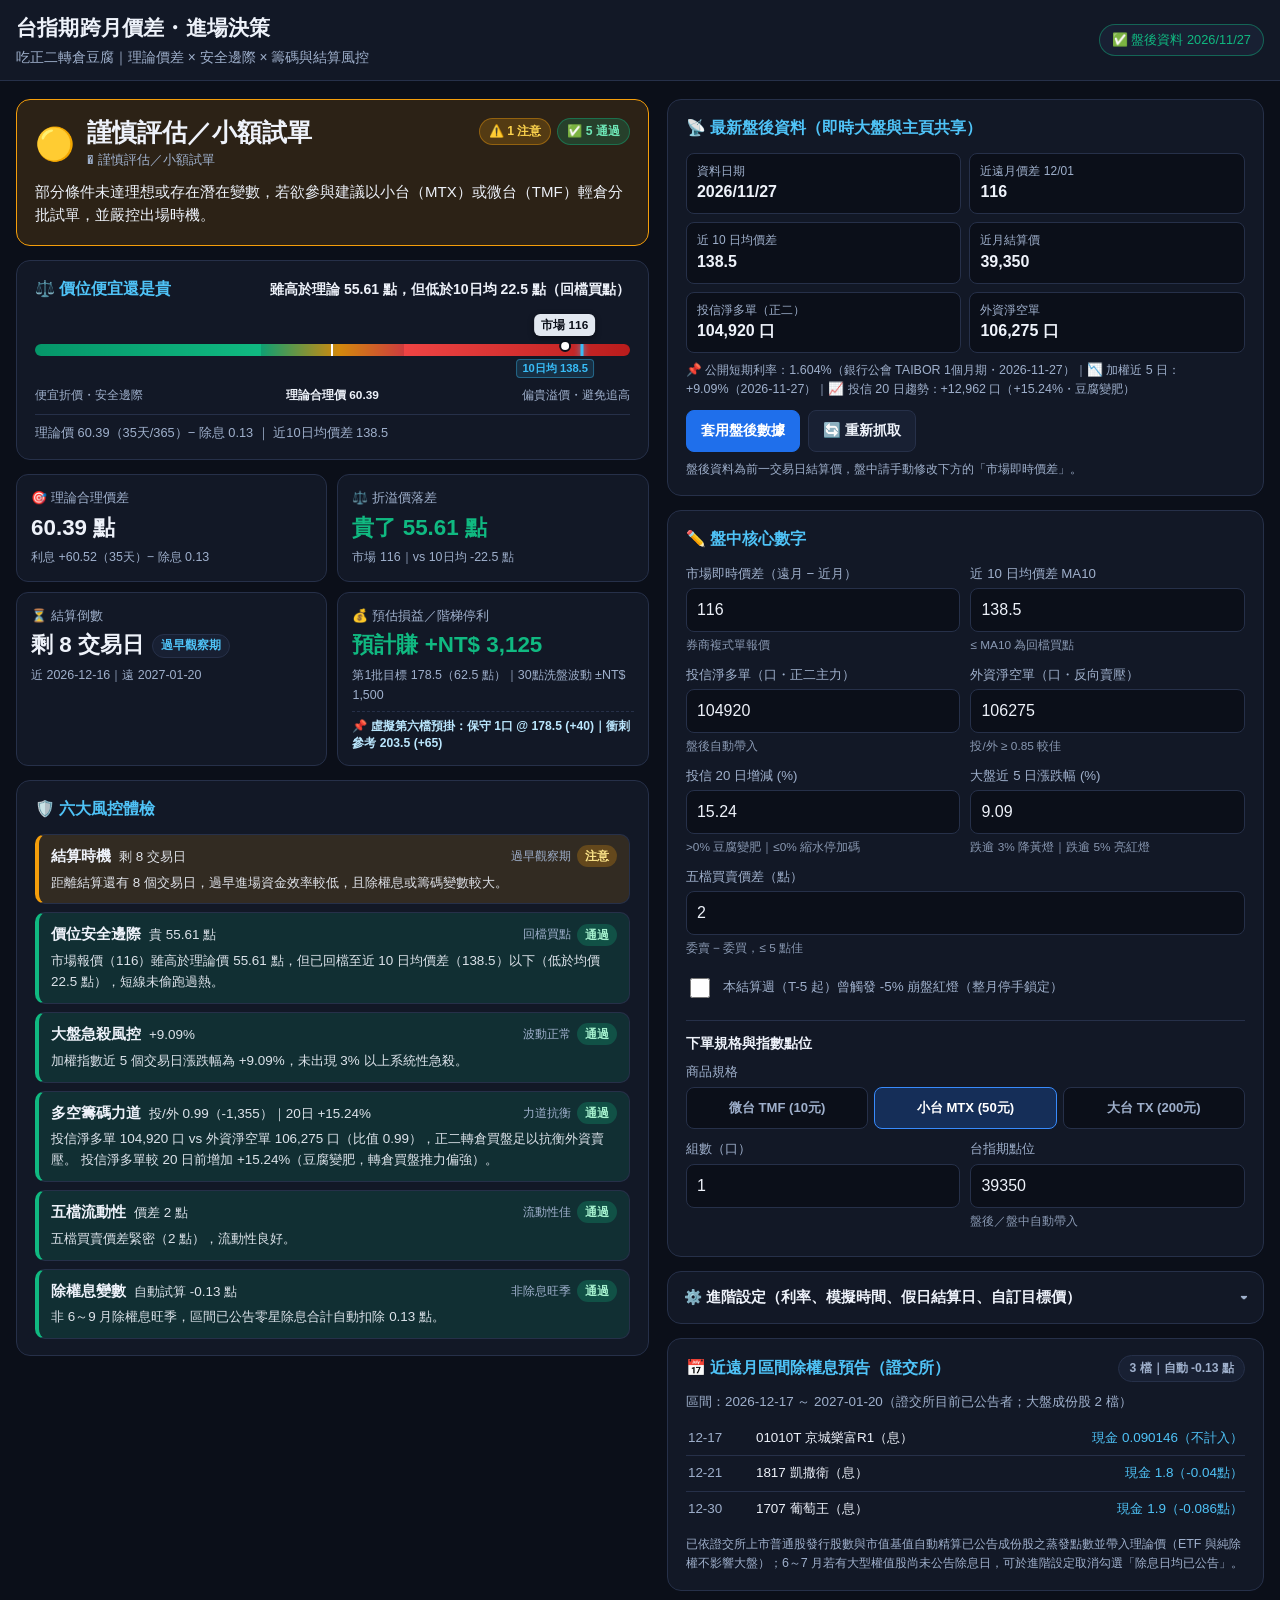
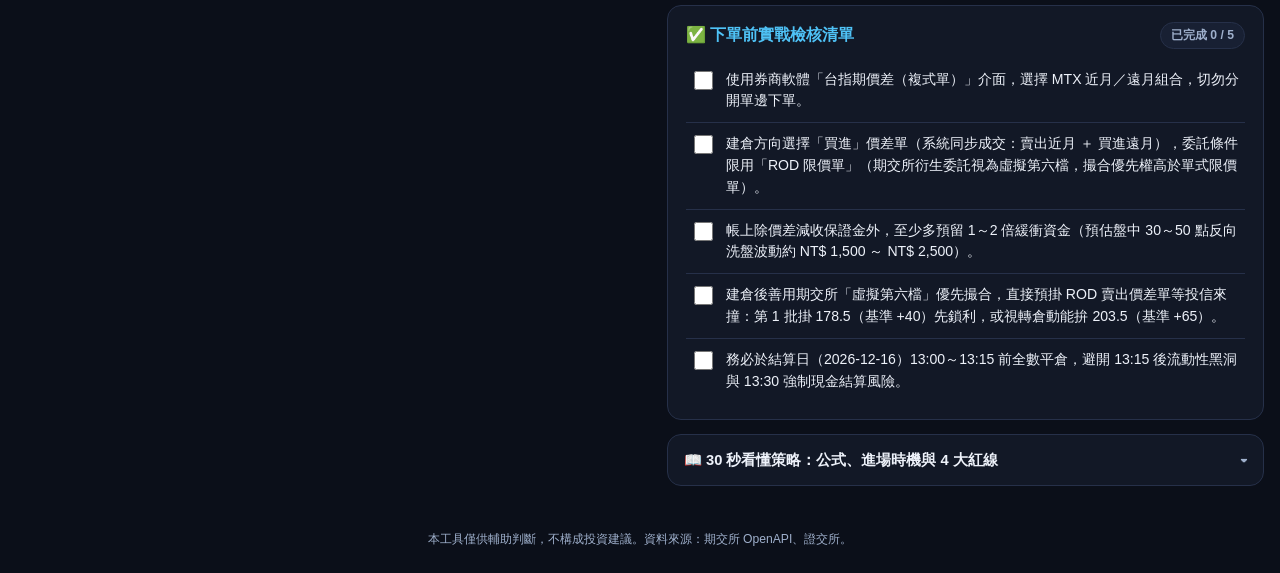
<file: calendar-spread/index.html>
<!DOCTYPE html>
<html lang="zh-TW">
<head>
  <meta charset="UTF-8" />
  <meta name="viewport" content="width=device-width, initial-scale=1.0, viewport-fit=cover" />
  <title>台指期跨月價差 | 進場決策工具</title>
  <link rel="icon" type="image/png" sizes="192x192" href="assets/icon-192.png?v=15" />
  <link rel="apple-touch-icon" sizes="180x180" href="assets/apple-touch-icon.png?v=15" />
  <link rel="manifest" href="manifest.json?v=15" />
  <meta name="theme-color" content="#121826" />
  <meta name="apple-mobile-web-app-capable" content="yes" />
  <meta name="mobile-web-app-capable" content="yes" />
  <meta name="apple-mobile-web-app-status-bar-style" content="black-translucent" />
  <meta name="apple-mobile-web-app-title" content="跨月價差" />
  <meta property="og:title" content="台指期跨月價差（吃正二轉倉豆腐）進場決策工具" />
  <link rel="stylesheet" href="index.css?v=15" />
</head>
<body>
  <header class="app-header">
    <div class="header-inner">
      <div>
        <h1>台指期跨月價差・進場決策</h1>
        <p class="subtitle">吃正二轉倉豆腐｜理論價差 × 安全邊際 × 籌碼與結算風控</p>
      </div>
      <div class="data-status" id="data-status">盤後資料載入中...</div>
    </div>
  </header>

  <nav class="mobile-sticky" aria-label="手機即時狀態與快速導覽">
    <a href="#sec-signal" class="live-mini-bar" id="live-mini-bar">
      <span id="mini-signal-text">計算中...</span>
      <span class="mini-jump">看結論 ↑</span>
    </a>
    <div class="quick-nav">
      <a href="#sec-signal">🚦 結論</a>
      <a href="#sec-inputs">✏️ 輸入</a>
      <a href="#sec-factors">🛡️ 體檢</a>
      <a href="#sec-exdiv">📅 除息</a>
      <a href="#sec-checklist">✅ 清單</a>
    </div>
  </nav>

  <main class="layout">
    <!-- 左側（手機最上方）：結論儀表板 -->
    <section class="col results" id="sec-signal">
      <div id="signal-banner" class="signal-banner">
        <div class="hero-top">
          <div class="hero-verdict">
            <span class="hero-dot" id="signal-dot" aria-hidden="true">🔴</span>
            <div>
              <div class="hero-title" id="signal-short">計算中...</div>
              <div class="hero-sub-badge" id="signal-label">評估中</div>
            </div>
          </div>
          <div class="hero-counts" id="hero-counts"></div>
        </div>
        <div class="signal-desc" id="action-summary"></div>
        <div id="scale-up-banner" class="scale-up-banner hidden"></div>
      </div>

      <!-- 視覺化價差溫度計 -->
      <div class="card gauge-card">
        <div class="gauge-header">
          <h2>⚖️ 價位便宜還是貴</h2>
          <span class="gauge-plain" id="gauge-plain">--</span>
        </div>
        <div class="gauge-wrap">
          <div class="gauge-pin" id="gauge-pin" style="left: 50%;">
            <span class="gauge-pin-label" id="gauge-pin-label">市場 --</span>
            <span class="gauge-pin-dot"></span>
          </div>
          <div class="gauge-track">
            <div class="gauge-zone cheap"></div>
            <div class="gauge-zone fair"></div>
            <div class="gauge-zone pricey"></div>
            <div class="gauge-center-tick"></div>
            <div class="gauge-ma10-tick hidden" id="gauge-ma10-tick"></div>
          </div>
          <div class="gauge-ma10-row hidden" id="gauge-ma10-row">
            <span class="gauge-ma10-tag" id="gauge-ma10-tag">10日均 --</span>
          </div>
          <div class="gauge-scale">
            <span class="g-left">便宜折價・安全邊際</span>
            <span class="g-mid" id="gauge-mid-label">理論合理價 --</span>
            <span class="g-right">偏貴溢價・避免追高</span>
          </div>
        </div>
        <div class="gauge-formula" id="gauge-formula">理論價 -- = 資金利息 -- − 預計除息 --</div>
      </div>

      <!-- 4 張重點指標卡 -->
      <div class="metrics">
        <div class="metric">
          <div class="m-label">🎯 理論合理價差</div>
          <div class="m-value" id="m-theory">--</div>
          <div class="m-sub" id="m-theory-sub">--</div>
        </div>
        <div class="metric">
          <div class="m-label">⚖️ 折溢價落差</div>
          <div class="m-value" id="m-disc">--</div>
          <div class="m-sub" id="m-disc-sub">--</div>
        </div>
        <div class="metric">
          <div class="m-label">⏳ 結算倒數</div>
          <div class="m-value-row">
            <span class="m-value" id="m-days">--</span>
            <span class="phase-pill" id="m-phase">--</span>
          </div>
          <div class="m-sub" id="m-days-sub">--</div>
        </div>
        <div class="metric">
          <div class="m-label">💰 預估損益／階梯停利</div>
          <div class="m-value" id="m-profit">--</div>
          <div class="m-sub" id="m-profit-sub">--</div>
          <div class="m-ladder hidden" id="m-profit-ladder"></div>
        </div>
      </div>

      <!-- 六大風控體檢表 -->
      <div class="card" id="sec-factors">
        <h2>🛡️ 六大風控體檢</h2>
        <div id="checks-list" class="checks-list"></div>
      </div>
    </section>

    <!-- 右側（手機下方）：輸入與操作區 -->
    <section class="col inputs" id="sec-inputs">
      <div id="sim-banner" class="sim-banner hidden">
        <span id="sim-banner-text">🧪 目前為模擬情境</span>
        <button type="button" class="btn-sim-exit" id="btn-exit-sim">切回今日實況</button>
      </div>

      <div class="card market-card">
        <h2>📡 最新盤後資料（即時大盤與主頁共享）</h2>
        <div id="market-summary" class="market-summary muted">載入中...</div>
        <div id="market-rate-line" class="hint"></div>
        <div class="btn-row">
          <button type="button" class="btn primary" id="btn-apply-market">套用盤後數據</button>
          <button type="button" class="btn" id="btn-refresh-market">🔄 重新抓取</button>
        </div>
        <p class="hint">盤後資料為前一交易日結算價，盤中請手動修改下方的「市場即時價差」。</p>
      </div>

      <form id="eval-form" onsubmit="event.preventDefault();">
        <div class="card">
          <h2>✏️ 盤中核心數字</h2>
          <div class="row">
            <label>市場即時價差（遠月 − 近月）
              <input type="number" inputmode="decimal" id="marketSpread" step="1" />
              <span class="field-tip">券商複式單報價</span>
            </label>
            <label>近 10 日均價差 MA10
              <input type="number" inputmode="decimal" id="ma10Spread" step="0.1" placeholder="選填" />
              <span class="field-tip">≤ MA10 為回檔買點</span>
            </label>
          </div>
          <div class="row">
            <label>投信淨多單（口・正二主力）
              <input type="number" inputmode="numeric" id="trustNetLong" step="500" placeholder="選填" />
              <span class="field-tip">盤後自動帶入</span>
            </label>
            <label>外資淨空單（口・反向賣壓）
              <input type="number" inputmode="numeric" id="foreignNetShort" step="500" />
              <span class="field-tip">投/外 ≥ 0.85 較佳</span>
            </label>
          </div>
          <div class="row">
            <label>投信 20 日增減 (%)
              <input type="number" inputmode="decimal" id="trustChange20dPct" step="0.1" placeholder="選填" />
              <span class="field-tip">&gt;0% 豆腐變肥｜≤0% 縮水停加碼</span>
            </label>
            <label>大盤近 5 日漲跌幅 (%)
              <input type="number" inputmode="decimal" id="taiex5dChangePct" step="0.1" placeholder="選填" />
              <span class="field-tip">跌逾 3% 降黃燈｜跌逾 5% 亮紅燈</span>
            </label>
          </div>
          <div class="field-single">
            <label>五檔買賣價差（點）
              <input type="number" inputmode="decimal" id="bidAskGap" step="1" min="0" />
              <span class="field-tip">委賣 − 委買，≤ 5 點佳</span>
            </label>
          </div>
          <label class="check crash-lock-check">
            <input type="checkbox" id="crashWeekLocked" />
            <span>本結算週（T-5 起）曾觸發 -5% 崩盤紅燈（整月停手鎖定）</span>
          </label>

          <div class="divider"></div>
          <div class="sub-heading">下單規格與指數點位</div>
          <div class="seg-wrap">
            <span class="seg-label">商品規格</span>
            <div class="seg-group" role="group" aria-label="商品規格">
              <button type="button" class="seg-btn" data-contract="TMF">微台 TMF (10元)</button>
              <button type="button" class="seg-btn active" data-contract="MTX">小台 MTX (50元)</button>
              <button type="button" class="seg-btn" data-contract="TX">大台 TX (200元)</button>
            </div>
            <select id="contractType" class="visually-hidden" aria-hidden="true" tabindex="-1">
              <option value="TMF">微台 TMF</option>
              <option value="MTX" selected>小台 MTX</option>
              <option value="TX">大台 TX</option>
            </select>
          </div>
          <div class="row">
            <label>組數（口）
              <input type="number" inputmode="numeric" id="contracts" min="1" />
            </label>
            <label>台指期點位
              <input type="number" inputmode="decimal" id="indexLevel" step="10" />
              <span class="field-tip">盤後／盤中自動帶入</span>
            </label>
          </div>
          <div id="size-cut-note" class="size-cut-note hidden"></div>
        </div>

        <details class="card collapsible" id="advanced-panel">
          <summary class="collapse-summary">
            <span>⚙️ 進階設定（利率、模擬時間、假日結算日、自訂目標價）</span>
            <span id="adv-badge" class="adv-badge hidden">已自訂</span>
          </summary>
          <div class="collapse-body">
            <div class="row stack-sm">
              <label>評估時間（空白＝現在）
                <input type="datetime-local" id="evalDatetime" />
              </label>
              <label>近月結算日覆寫（遇假日）
                <input type="date" id="nearSettlementOverride" />
              </label>
            </div>
            <div class="row">
              <label>無風險年利率 (%)
                <input type="number" inputmode="decimal" id="annualRatePct" step="0.001" />
              </label>
              <label>自訂目標平倉價差
                <input type="number" inputmode="decimal" id="targetExitSpread" step="1" placeholder="預設階梯 +40/+65" />
              </label>
            </div>
            <label class="check">
              <input type="checkbox" id="exDivDatesConfirmed" />
              <span>主要權值股除息日均已公告（非除權息季保持勾選）</span>
            </label>
          </div>
        </details>
      </form>

      <div class="card" id="sec-exdiv">
        <div class="card-title-row">
          <h2>📅 近遠月區間除權息預告（證交所）</h2>
          <span class="count-pill" id="exdiv-count">-- 檔</span>
        </div>
        <div id="exdiv-window" class="muted"></div>
        <div id="exdiv-list" class="exdiv-list"></div>
        <p class="hint">已依證交所上市普通股發行股數與市值基值自動精算已公告成份股之蒸發點數並帶入理論價（ETF 與純除權不影響大盤）；6～7 月若有大型權值股尚未公告除息日，可於進階設定取消勾選「除息日均已公告」。</p>
      </div>

      <div class="card" id="sec-checklist">
        <div class="card-title-row">
          <h2>✅ 下單前實戰檢核清單</h2>
          <span class="count-pill" id="checklist-progress">已完成 0 / 5</span>
        </div>
        <ul id="checklist" class="checklist"></ul>
      </div>

      <details class="card collapsible guide-card">
        <summary class="collapse-summary">
          <span>📖 30 秒看懂策略：公式、進場時機與 4 大紅線</span>
        </summary>
        <div class="collapse-body guide-body">
          <p><strong>1. 雙軌價位判斷（理論價 ＋ 近 10 日均價差）</strong><br />
            <code>理論跨月價差 = 資金成本（指數 × 年利率 × 結算間隔天數 ÷ 365） − 區間預計除息點數</code><br />
            • <strong>價值折價買點</strong>：報價低於理論價，具絕對安全邊際。<br />
            • <strong>回檔買點</strong>：正價差常態下若壓回至「近 10 日均價差（MA10）」以下，代表短線沒追高，也屬於安全卡位區。
          </p>
          <p><strong>2. 多空籌碼、投信 20 日趨勢、除權降口與超值加碼</strong><br />
            ETF（正二＋高息 ETF）轉倉主力反映在「投信淨多單」，當 <strong>投信淨多 ÷ 外資淨空 ≥ 0.85</strong> 時買盤足以抗衡；系統同步追蹤<strong>投信淨多單較 20 日前增減</strong>（變肥＝推力強；縮水＝暫停 2 倍加碼）。於 <strong>6～7 月或預計除息 ≥ 150 點高峰</strong> 自動建議口數減半。綠燈、投信未縮水且報價壓回 <strong>≤ min(理論價, MA10)</strong> 時提醒可放大 <strong>2 倍口數</strong>（除權高峰仍維持減半上限，最多回到原設定口數）。
          </p>
          <p><strong>3. 期交所「虛擬第六檔」階梯預掛停利</strong><br />
            台指期跨月價差 ROD 限價單會轉為單式盤口的「最佳衍生一檔（虛擬第六檔）」，<strong>撮合優先權高於一般單式限價單</strong>。建倉後建議直接以基準價（<code>max(理論價, MA10)</code>）預掛階梯 ROD 賣單等投信轉倉來撞：<strong>第 1 批 +40 點</strong>先鎖利、<strong>第 2 批 +65 點</strong>（或結算日 13:15 前平倉）。
          </p>
          <p><strong>4. 絕對不能碰的 4 個風控紅線</strong><br />
            ① <strong>結算日 13:15 後</strong>：五檔稀疏滑價大，13:30 未平倉會留下純遠月多單裸露風險。<br />
            ② <strong>短線過熱追高</strong>：同時高於理論價且超漲近 10 日均價差（超過動態過熱上限），或<strong>五檔跳空 ≥ 15 點</strong>。<br />
            ③ <strong>外資籌碼壓制</strong>：投信買盤顯著不敵外資空單且缺乏折價保護。<br />
            ④ <strong>大盤近 5 日急殺與崩盤月鎖定</strong>：加權指數近 5 日跌逾 <strong>3%</strong> 自動降為黃燈警戒、跌逾 <strong>5%</strong> 直接亮紅燈，且<strong>本結算週（T-5 起）曾觸發 -5% 紅燈</strong>即整月鎖定停手，避免股災短暫反彈後回頭接刀。
          </p>
        </div>
      </details>
    </section>
  </main>

  <footer class="footer">本工具僅供輔助判斷，不構成投資建議。資料來源：期交所 OpenAPI、證交所。</footer>

  <script src="engine.js?v=15"></script>
  <script src="app.js?v=17"></script>
</body>
</html>
</file>
<file: calendar-spread/index.css>
:root {
  --bg: #0b0f19;
  --panel: #121826;
  --panel-2: #182033;
  --border: #263049;
  --text: #eef2fa;
  --muted: #9fb0cc;
  --accent: #4fc3f7;
  --green: #10b981;
  --yellow: #f59e0b;
  --red: #ef4444;
  --green-bg: rgba(16, 185, 129, 0.14);
  --yellow-bg: rgba(245, 158, 11, 0.14);
  --red-bg: rgba(239, 68, 68, 0.15);
}

* { box-sizing: border-box; }
html { scroll-behavior: smooth; scroll-padding-top: 112px; }

body {
  margin: 0;
  background: var(--bg);
  color: var(--text);
  font-family: -apple-system, BlinkMacSystemFont, "Segoe UI", "PingFang TC", "Noto Sans TC", "Microsoft JhengHei", sans-serif;
  line-height: 1.55;
  -webkit-text-size-adjust: 100%;
  font-variant-numeric: tabular-nums;
}

.visually-hidden {
  position: absolute;
  width: 1px;
  height: 1px;
  overflow: hidden;
  clip: rect(0, 0, 0, 0);
  white-space: nowrap;
}

.hidden { display: none !important; }

/* Header */
.app-header {
  background: var(--panel);
  border-bottom: 1px solid var(--border);
  padding: calc(12px + env(safe-area-inset-top)) 16px 12px;
}
.header-inner {
  max-width: 1280px;
  margin: 0 auto;
  display: flex;
  justify-content: space-between;
  align-items: center;
  gap: 12px;
  flex-wrap: wrap;
}
.app-header h1 { margin: 0; font-size: 1.32rem; letter-spacing: 0.01em; }
.subtitle { margin: 2px 0 0; color: var(--muted); font-size: 0.86rem; }
.data-status {
  font-size: 0.8rem;
  color: var(--muted);
  background: var(--panel-2);
  border: 1px solid var(--border);
  border-radius: 999px;
  padding: 5px 12px;
}
.data-status.ok { color: var(--green); border-color: rgba(16,185,129,.45); }
.data-status.err { color: var(--yellow); border-color: rgba(245,158,11,.45); }

/* Mobile sticky bar (<= 900px) */
.mobile-sticky {
  display: none;
  position: sticky;
  top: 0;
  z-index: 30;
  background: rgba(11, 15, 25, 0.96);
  backdrop-filter: blur(8px);
  border-bottom: 1px solid var(--border);
}
.live-mini-bar {
  display: flex;
  justify-content: space-between;
  align-items: center;
  gap: 8px;
  padding: 7px 12px;
  font-size: 0.83rem;
  font-weight: 600;
  color: var(--text);
  text-decoration: none;
  border-bottom: 1px solid rgba(38, 48, 73, 0.7);
}
.live-mini-bar.sig-green { background: rgba(16, 185, 129, 0.16); color: #6ee7b7; }
.live-mini-bar.sig-yellow { background: rgba(245, 158, 11, 0.16); color: #fcd34d; }
.live-mini-bar.sig-red { background: rgba(239, 68, 68, 0.17); color: #fca5a5; }
.mini-jump { font-size: 0.75rem; opacity: 0.9; flex-shrink: 0; }

.quick-nav {
  display: flex;
  justify-content: space-between;
  gap: 4px;
  padding: 7px 8px;
}
.quick-nav a {
  flex: 1 1 0;
  text-align: center;
  color: var(--text);
  text-decoration: none;
  font-size: 0.78rem;
  padding: 6px 4px;
  border-radius: 999px;
  background: var(--panel-2);
  border: 1px solid var(--border);
  white-space: nowrap;
}

/* Main Grid */
.layout {
  max-width: 1280px;
  margin: 0 auto;
  padding: 18px 16px;
  display: grid;
  grid-template-columns: 1.06fr 1fr;
  gap: 18px;
  align-items: start;
}
.results { position: sticky; top: 16px; }

.card {
  background: var(--panel);
  border: 1px solid var(--border);
  border-radius: 14px;
  padding: 16px 18px;
  margin-bottom: 14px;
}
.card h2 { margin: 0 0 12px; font-size: 1rem; color: var(--accent); }
.card-title-row {
  display: flex;
  justify-content: space-between;
  align-items: center;
  gap: 8px;
  margin-bottom: 10px;
}
.card-title-row h2 { margin: 0; }
.count-pill {
  font-size: 0.76rem;
  font-weight: 600;
  padding: 3px 10px;
  border-radius: 999px;
  background: var(--panel-2);
  border: 1px solid var(--border);
  color: var(--muted);
  white-space: nowrap;
}
.count-pill.done { color: var(--green); border-color: rgba(16,185,129,.45); }

/* Hero Signal Banner */
.signal-banner {
  border-radius: 14px;
  padding: 18px;
  margin-bottom: 14px;
  border: 1.5px solid var(--border);
  background: var(--panel);
}
.signal-banner.sig-green { background: var(--green-bg); border-color: var(--green); }
.signal-banner.sig-yellow { background: var(--yellow-bg); border-color: var(--yellow); }
.signal-banner.sig-red { background: var(--red-bg); border-color: var(--red); }

.hero-top {
  display: flex;
  justify-content: space-between;
  align-items: flex-start;
  gap: 12px;
  flex-wrap: wrap;
}
.hero-verdict {
  display: flex;
  align-items: center;
  gap: 12px;
}
.hero-dot { font-size: 2rem; line-height: 1; }
.hero-title { font-size: 1.55rem; font-weight: 800; line-height: 1.2; }
.hero-sub-badge { font-size: 0.82rem; color: var(--muted); margin-top: 2px; }
.hero-counts { display: flex; gap: 6px; flex-wrap: wrap; }
.h-pill {
  font-size: 0.76rem;
  font-weight: 600;
  padding: 3px 9px;
  border-radius: 999px;
  border: 1px solid transparent;
}
.h-pill.block { background: rgba(239,68,68,.2); color: #fca5a5; border-color: rgba(239,68,68,.4); }
.h-pill.warn { background: rgba(245,158,11,.2); color: #fcd34d; border-color: rgba(245,158,11,.4); }
.h-pill.pass { background: rgba(16,185,129,.2); color: #6ee7b7; border-color: rgba(16,185,129,.4); }
.signal-desc { font-size: 0.94rem; margin-top: 10px; color: var(--text); }
.scale-up-banner {
  margin-top: 10px;
  padding: 9px 12px;
  border-radius: 9px;
  font-size: 0.86rem;
  font-weight: 700;
  line-height: 1.45;
}
.scale-up-banner.active {
  background: rgba(16, 185, 129, 0.22);
  border: 1px solid rgba(52, 211, 153, 0.65);
  border-left: 4px solid #fbbf24;
  color: #fef3c7;
}
.scale-up-banner.standby {
  background: rgba(56, 189, 248, 0.14);
  border: 1px solid rgba(56, 189, 248, 0.45);
  border-left: 4px solid var(--accent);
  color: #bae6fd;
}
.scale-up-banner.warn-pause {
  background: var(--yellow-bg);
  border: 1px solid rgba(245, 158, 11, 0.55);
  border-left: 4px solid var(--yellow);
  color: #fde68a;
}

/* Spread Valuation Gauge */
.gauge-header {
  display: flex;
  justify-content: space-between;
  align-items: baseline;
  gap: 8px;
  flex-wrap: wrap;
  margin-bottom: 12px;
}
.gauge-header h2 { margin: 0; }
.gauge-plain { font-size: 0.88rem; font-weight: 600; color: var(--text); }

.gauge-wrap { position: relative; padding-top: 30px; }
.gauge-pin {
  position: absolute;
  top: 0;
  transform: translateX(-50%);
  display: flex;
  flex-direction: column;
  align-items: center;
  transition: left 0.2s ease;
  z-index: 2;
  pointer-events: none;
}
.gauge-pin-label {
  background: #e2e8f0;
  color: #0b0f19;
  font-size: 0.74rem;
  font-weight: 700;
  padding: 2px 7px;
  border-radius: 6px;
  white-space: nowrap;
  box-shadow: 0 2px 6px rgba(0,0,0,.45);
}
.gauge-pin-dot {
  width: 12px;
  height: 12px;
  border-radius: 50%;
  background: #fff;
  border: 2.5px solid #0b0f19;
  margin-top: 4px;
}
.gauge-track {
  position: relative;
  height: 12px;
  border-radius: 999px;
  overflow: hidden;
  display: grid;
  grid-template-columns: 38% 24% 38%;
  background: var(--bg);
}
.gauge-zone.cheap { background: linear-gradient(90deg, #059669, #10b981); }
.gauge-zone.fair { background: linear-gradient(90deg, #10b981, #f59e0b 55%, #ef4444); opacity: 0.85; }
.gauge-zone.pricey { background: linear-gradient(90deg, #ef4444, #b91c1c); }
.gauge-center-tick {
  position: absolute;
  left: 50%;
  top: -2px;
  bottom: -2px;
  width: 2px;
  background: #fff;
  transform: translateX(-50%);
}
.gauge-ma10-tick {
  position: absolute;
  top: -2px;
  bottom: -2px;
  width: 3px;
  background: #38bdf8;
  box-shadow: 0 0 6px rgba(56, 189, 248, 0.9);
  transform: translateX(-50%);
  z-index: 1;
}
.gauge-ma10-row {
  position: relative;
  height: 20px;
  margin-top: 3px;
}
.gauge-ma10-tag {
  position: absolute;
  top: 0;
  transform: translateX(-50%);
  font-size: 0.7rem;
  font-weight: 700;
  color: #38bdf8;
  background: rgba(56, 189, 248, 0.14);
  border: 1px solid rgba(56, 189, 248, 0.4);
  border-radius: 4px;
  padding: 0 5px;
  white-space: nowrap;
}
.gauge-scale {
  display: flex;
  justify-content: space-between;
  gap: 6px;
  margin-top: 7px;
  font-size: 0.74rem;
  color: var(--muted);
}
.g-mid { color: var(--text); font-weight: 600; text-align: center; }
.g-right { text-align: right; }
.gauge-formula {
  margin-top: 10px;
  padding-top: 8px;
  border-top: 1px solid var(--border);
  font-size: 0.8rem;
  color: var(--muted);
}

/* 4 Key Metric Cards */
.metrics {
  display: grid;
  grid-template-columns: repeat(2, 1fr);
  gap: 10px;
  margin-bottom: 14px;
}
.metric {
  background: var(--panel);
  border: 1px solid var(--border);
  border-radius: 12px;
  padding: 13px 14px;
  min-width: 0;
}
.m-label { font-size: 0.8rem; color: var(--muted); }
.m-value-row { display: flex; align-items: center; gap: 8px; flex-wrap: wrap; }
.m-value { font-size: 1.4rem; font-weight: 700; margin: 3px 0; word-break: break-word; }
.m-sub { font-size: 0.78rem; color: var(--muted); }
.m-ladder {
  margin-top: 6px;
  padding-top: 6px;
  border-top: 1px dashed var(--border);
  font-size: 0.76rem;
  font-weight: 600;
  color: #bae6fd;
  line-height: 1.4;
}
.pos { color: var(--green); }
.neg { color: var(--red); }

.phase-pill {
  font-size: 0.72rem;
  font-weight: 600;
  padding: 2px 8px;
  border-radius: 999px;
  background: var(--panel-2);
  border: 1px solid var(--border);
  color: var(--accent);
}

/* 5-Dimension Checks */
.checks-list { display: flex; flex-direction: column; gap: 8px; }
.check-row {
  background: var(--panel-2);
  border: 1px solid var(--border);
  border-left: 4px solid var(--border);
  border-radius: 10px;
  padding: 10px 12px;
}
.check-row.block { background: var(--red-bg); border-left-color: var(--red); }
.check-row.warn { background: var(--yellow-bg); border-left-color: var(--yellow); }
.check-row.pass { background: var(--green-bg); border-left-color: var(--green); }

.check-head {
  display: flex;
  justify-content: space-between;
  align-items: center;
  gap: 8px;
  flex-wrap: wrap;
}
.check-left { display: flex; align-items: baseline; gap: 8px; flex-wrap: wrap; }
.check-title { font-weight: 700; font-size: 0.92rem; }
.check-metric { font-size: 0.84rem; color: var(--text); opacity: 0.92; }
.check-badges { display: flex; align-items: center; gap: 6px; }
.status-tag {
  font-size: 0.73rem;
  font-weight: 700;
  padding: 2px 8px;
  border-radius: 999px;
}
.status-tag.block { background: rgba(239,68,68,.25); color: #fecaca; }
.status-tag.warn { background: rgba(245,158,11,.25); color: #fde68a; }
.status-tag.pass { background: rgba(16,185,129,.25); color: #a7f3d0; }
.sub-badge { font-size: 0.76rem; color: var(--muted); }
.check-summary { margin-top: 5px; font-size: 0.84rem; color: var(--text); opacity: 0.92; }

/* Simulation Banner */
.sim-banner {
  display: flex;
  justify-content: space-between;
  align-items: center;
  gap: 10px;
  background: rgba(56, 189, 248, 0.14);
  border: 1px solid rgba(56, 189, 248, 0.55);
  color: #bae6fd;
  border-radius: 12px;
  padding: 10px 14px;
  margin-bottom: 14px;
  font-size: 0.86rem;
  font-weight: 600;
}
.btn-sim-exit {
  background: #0284c7;
  color: #fff;
  border: 0;
  border-radius: 8px;
  padding: 7px 12px;
  font-size: 0.82rem;
  font-weight: 600;
  cursor: pointer;
  white-space: nowrap;
}

/* Inputs & Forms */
.row { display: grid; grid-template-columns: 1fr 1fr; gap: 10px; margin-bottom: 10px; }
.field-single { margin-bottom: 10px; }
label { display: flex; flex-direction: column; gap: 4px; font-size: 0.83rem; color: var(--muted); min-width: 0; }
.field-tip { font-size: 0.74rem; color: var(--muted); opacity: 0.85; }
input[type="number"], input[type="date"], input[type="datetime-local"], input[type="url"], select {
  width: 100%;
  min-width: 0;
  min-height: 44px;
  background: var(--bg);
  color: var(--text);
  border: 1px solid var(--border);
  border-radius: 8px;
  padding: 10px;
  font-size: 16px;
  -webkit-appearance: none;
  appearance: none;
}
input:focus, select:focus { outline: none; border-color: var(--accent); }

.divider { height: 1px; background: var(--border); margin: 12px 0; }
.sub-heading { font-size: 0.86rem; font-weight: 700; color: var(--text); margin-bottom: 8px; }

.seg-wrap { margin-bottom: 10px; }
.seg-label { display: block; font-size: 0.82rem; color: var(--muted); margin-bottom: 5px; }
.seg-group {
  display: grid;
  grid-template-columns: repeat(3, 1fr);
  gap: 6px;
}
.seg-btn {
  min-height: 42px;
  padding: 8px 6px;
  border-radius: 8px;
  border: 1px solid var(--border);
  background: var(--bg);
  color: var(--muted);
  font-size: 0.82rem;
  font-weight: 600;
  cursor: pointer;
}
.seg-btn.active {
  background: rgba(31, 111, 235, 0.25);
  border-color: #388bfd;
  color: #fff;
}

.check { flex-direction: row; align-items: center; gap: 10px; color: var(--text); font-size: 0.88rem; min-height: 40px; cursor: pointer; }
.check input { width: 20px; height: 20px; flex-shrink: 0; }
.crash-lock-check { margin-top: 2px; font-size: 0.84rem; color: var(--muted); }

.size-cut-note {
  margin-top: 10px;
  padding: 9px 12px;
  border-radius: 9px;
  background: var(--yellow-bg);
  border: 1px solid rgba(245, 158, 11, 0.45);
  border-left: 4px solid var(--yellow);
  color: #fde68a;
  font-size: 0.84rem;
  font-weight: 600;
}

.btn-row { display: flex; gap: 8px; flex-wrap: wrap; margin-top: 10px; }
.btn {
  min-height: 42px;
  border: 1px solid var(--border);
  background: var(--panel-2);
  color: var(--text);
  border-radius: 8px;
  padding: 10px 14px;
  font-size: 0.9rem;
  font-weight: 600;
  cursor: pointer;
}
.btn.primary { background: #1f6feb; border-color: #1f6feb; color: #fff; }
.btn:active { transform: scale(0.98); }

/* Live Intraday Card */
.live-card { border-color: rgba(79, 195, 247, 0.45); }
.live-header {
  display: flex;
  justify-content: space-between;
  align-items: center;
  gap: 8px;
  margin-bottom: 10px;
}
.live-header h2 { margin: 0; }
.live-session-select {
  width: auto !important;
  min-height: 36px !important;
  padding: 5px 10px !important;
  font-size: 0.84rem !important;
}
.live-controls {
  display: flex;
  align-items: center;
  gap: 8px;
  flex-wrap: wrap;
}
.live-toggle {
  display: flex;
  flex-direction: row;
  align-items: center;
  gap: 7px;
  min-height: 42px;
  padding: 6px 12px;
  border-radius: 8px;
  border: 1px solid var(--border);
  background: var(--bg);
  color: var(--text);
  font-size: 0.86rem;
  font-weight: 600;
  cursor: pointer;
}
.live-toggle input { width: 18px; height: 18px; margin: 0; }
.live-quote-box {
  margin-top: 12px;
  background: var(--bg);
  border: 1px solid var(--border);
  border-radius: 10px;
  padding: 10px 12px;
}
.live-quote-head {
  display: flex;
  justify-content: space-between;
  align-items: center;
  gap: 8px;
  font-size: 0.82rem;
  font-weight: 700;
  color: var(--accent);
  margin-bottom: 8px;
}
.live-quote-grid {
  display: grid;
  grid-template-columns: repeat(2, 1fr);
  gap: 8px;
}
.live-quote-grid .kv {
  background: var(--panel-2);
  border: 1px solid var(--border);
  border-radius: 8px;
  padding: 8px 10px;
}
.live-quote-grid .k { font-size: 0.74rem; color: var(--muted); }
.live-quote-grid .v { font-size: 1.02rem; font-weight: 700; }
.live-quote-grid .s { font-size: 0.74rem; color: var(--muted); margin-top: 1px; }
.live-status-msg { margin-top: 8px; font-size: 0.8rem; }
.live-status-msg.ok { color: var(--green); }
.live-status-msg.err { color: var(--red); }
.live-api-panel {
  margin-top: 10px;
  padding-top: 10px;
  border-top: 1px solid var(--border);
}
.live-api-panel code {
  background: var(--bg);
  padding: 1px 5px;
  border-radius: 4px;
  color: var(--accent);
}

/* Market Summary */
.market-summary { display: grid; grid-template-columns: repeat(2, 1fr); gap: 8px; font-size: 0.86rem; }
.market-summary .kv { background: var(--bg); border: 1px solid var(--border); border-radius: 8px; padding: 8px 10px; }
.market-summary .k { color: var(--muted); font-size: 0.75rem; }
.market-summary .v { font-weight: 700; font-size: 1rem; }
.hint { color: var(--muted); font-size: 0.78rem; margin: 8px 0 0; }
.muted { color: var(--muted); font-size: 0.84rem; }

/* Collapsible Details */
.collapsible { padding: 0; overflow: hidden; }
.collapse-summary {
  list-style: none;
  display: flex;
  justify-content: space-between;
  align-items: center;
  gap: 8px;
  padding: 14px 16px;
  cursor: pointer;
  font-size: 0.92rem;
  font-weight: 700;
  color: var(--text);
  user-select: none;
}
.collapse-summary::-webkit-details-marker { display: none; }
.collapse-summary::after { content: "▾"; color: var(--muted); transition: transform 0.2s; }
details[open] .collapse-summary::after { transform: rotate(180deg); }
.collapse-body { padding: 0 16px 16px; border-top: 1px solid var(--border); padding-top: 12px; }
.adv-badge {
  font-size: 0.72rem;
  padding: 2px 8px;
  border-radius: 999px;
  background: rgba(56, 189, 248, 0.2);
  color: #7dd3fc;
  margin-left: auto;
}

.guide-body p { margin: 0 0 10px; font-size: 0.86rem; color: var(--text); }
.guide-body p:last-child { margin-bottom: 0; }
.guide-body code {
  display: inline-block;
  background: var(--bg);
  border: 1px solid var(--border);
  border-radius: 6px;
  padding: 3px 8px;
  margin: 4px 0;
  font-size: 0.82rem;
  color: var(--accent);
}

/* Ex-Dividend & Checklist */
.exdiv-list { margin-top: 8px; max-height: 240px; overflow-y: auto; }
.exdiv-item {
  display: grid;
  grid-template-columns: 60px 1fr auto;
  gap: 8px;
  padding: 7px 2px;
  border-bottom: 1px solid var(--border);
  font-size: 0.84rem;
}
.exdiv-item:last-child { border-bottom: none; }
.exdiv-item .d { color: var(--muted); }
.exdiv-item .c { text-align: right; color: var(--accent); }

.checklist { list-style: none; margin: 0; padding: 0; }
.checklist li { border-bottom: 1px solid var(--border); }
.checklist li:last-child { border-bottom: none; }
.checklist-row {
  display: flex;
  flex-direction: row;
  align-items: flex-start;
  gap: 10px;
  padding: 10px 4px;
  min-height: 44px;
  font-size: 0.88rem;
  color: var(--text);
  cursor: pointer;
}
.checklist-row input { width: 19px; height: 19px; margin-top: 2px; flex: 0 0 auto; }
.checklist-row.done span { color: var(--muted); text-decoration: line-through; opacity: 0.72; }

.footer {
  text-align: center;
  color: var(--muted);
  font-size: 0.76rem;
  padding: 12px 16px calc(24px + env(safe-area-inset-bottom));
}

@media (max-width: 900px) {
  .layout { grid-template-columns: 1fr; padding: 12px; gap: 12px; }
  .results { position: static; }
  .mobile-sticky { display: block; }
  .app-header h1 { font-size: 1.15rem; }
}

@media (max-width: 480px) {
  .row { grid-template-columns: 1fr 1fr; }
  .row.stack-sm { grid-template-columns: 1fr; }
  .m-value { font-size: 1.18rem; }
  .hero-title { font-size: 1.32rem; }
  .card { padding: 13px; }
  .seg-btn { font-size: 0.76rem; padding: 6px 4px; }
  .gauge-scale { font-size: 0.68rem; }
}
</file>
